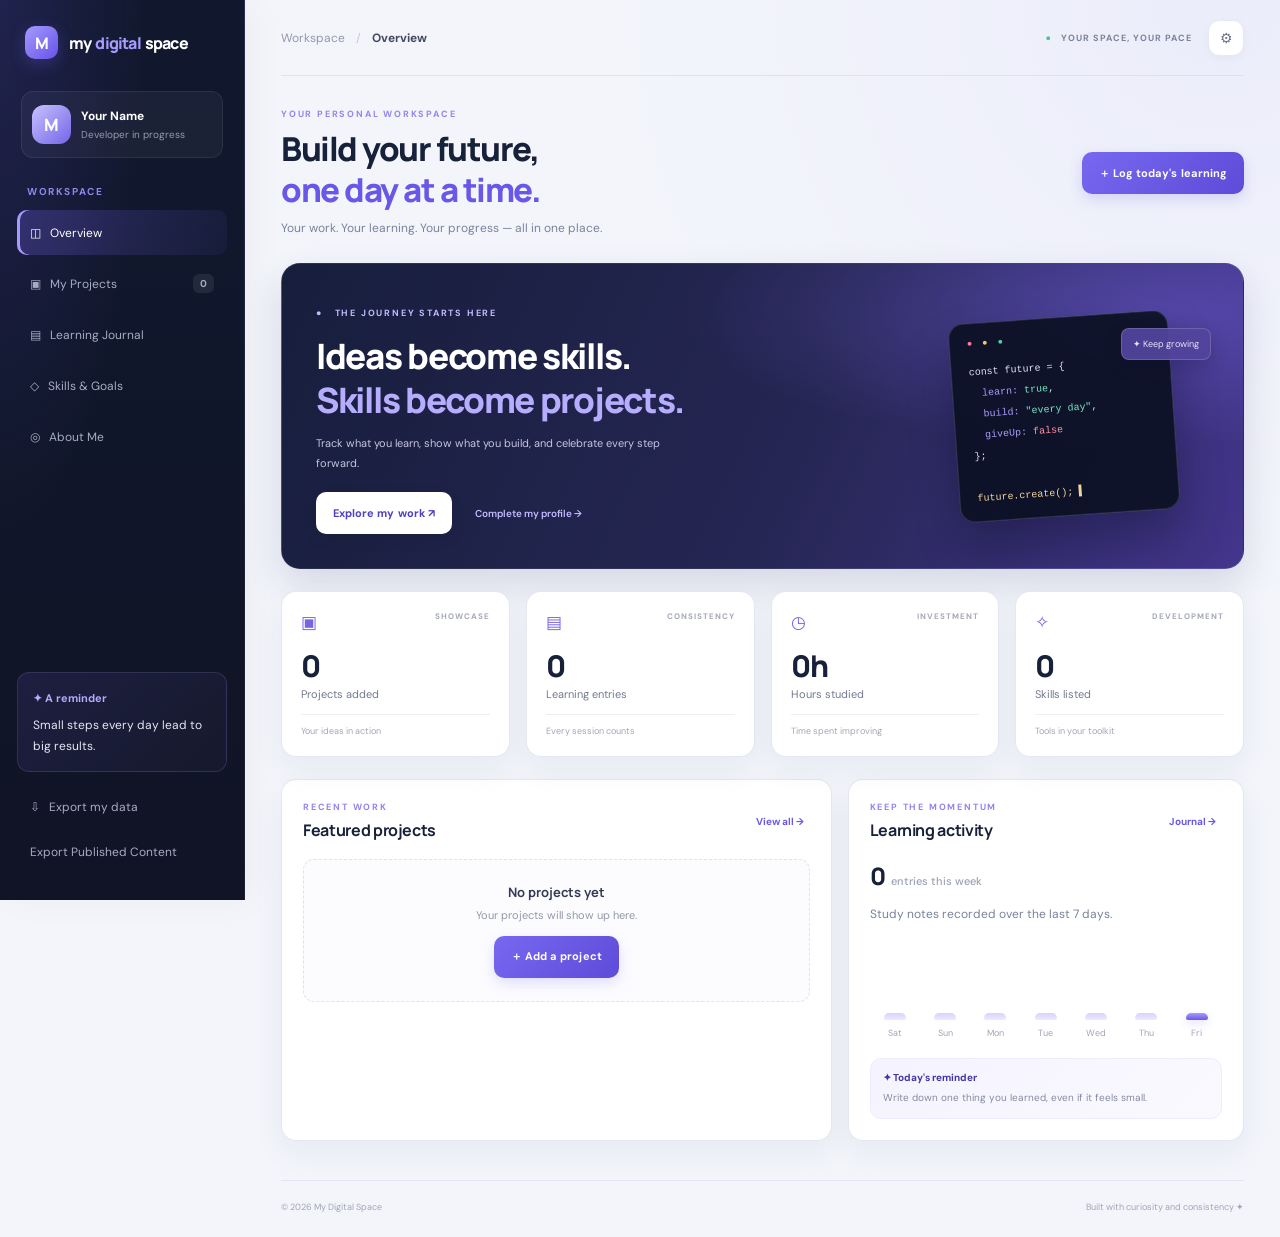
<file: index.html>
<!DOCTYPE html>
<html lang="en">
<head>
<meta charset="UTF-8"><meta name="viewport" content="width=device-width, initial-scale=1">
<meta name="theme-color" content="#11162a">
<title>My Digital Space | Portfolio & Learning Journal</title>
<link rel="stylesheet" href="css/style.css"><script src="js/app.js" defer></script>
</head>
<body>
<div class="shell">
<aside class="sidebar" id="sidebar">
  <a class="brand" href="#overview"><span class="brand-icon">M</span> my<span>digital</span>space</a>
  <div class="mini-profile"><div class="avatar" id="miniAvatar">M</div><div><b id="miniName">Your Name</b><small>Developer in progress</small></div></div>
  <p class="nav-label">WORKSPACE</p>
  <nav>
    <a class="nav-link active" href="#overview" data-page="overview">◫ &nbsp; Overview</a>
    <a class="nav-link" href="#projects" data-page="projects">▣ &nbsp; My Projects <b id="projectBadge">0</b></a>
    <a class="nav-link" href="#journal" data-page="journal">▤ &nbsp; Learning Journal</a>
    <a class="nav-link" href="#skills" data-page="skills">◇ &nbsp; Skills & Goals</a>
    <a class="nav-link" href="#about" data-page="about">◎ &nbsp; About Me</a>
  </nav>
  <div class="side-bottom"><div class="quote"><strong>✦ A reminder</strong><p>Small steps every day lead to big results.</p></div><button class="nav-link export" id="exportData">⇩ &nbsp; Export my data</button></div>
</aside>
<main class="main">
<header class="topbar"><button id="menuToggle" class="menu" aria-label="Toggle menu">☰</button><div class="crumb">Workspace <span>/</span> <b id="crumbPage">Overview</b></div><div class="top-right"><span>● &nbsp; YOUR SPACE, YOUR PACE</span><button class="settings" id="settingsBtn" aria-label="Edit profile">⚙</button></div></header>
<section class="page active" id="overview-page">
  <div class="welcome"><div><p class="eyebrow">YOUR PERSONAL WORKSPACE</p><h1>Build your future,<br><span id="welcomeName">one day at a time.</span></h1><p class="muted">Your work. Your learning. Your progress — all in one place.</p></div><button class="btn primary" data-go="journal">＋ Log today's learning</button></div>
  <div class="hero"><div class="hero-copy"><p class="hero-tag">● &nbsp; THE JOURNEY STARTS HERE</p><h2>Ideas become skills.<br><span>Skills become projects.</span></h2><p>Track what you learn, show what you build, and celebrate every step forward.</p><div class="hero-buttons"><button class="btn white" data-go="projects">Explore my work ↗</button><button class="link-btn" data-go="about">Complete my profile →</button></div></div><div class="code-art"><div class="code-window"><div class="dots">● <i>●</i> <em>●</em></div><code>const future = {<br>&nbsp; <span>learn:</span> <i>true</i>,<br>&nbsp; <span>build:</span> <i>"every day"</i>,<br>&nbsp; <span>giveUp:</span> <em>false</em><br>};<br><br><b>future.create(); ▍</b></code></div><div class="float-label">✦ Keep growing</div></div></div>
  <div class="stats"><article class="stat"><div class="stat-head">▣ <small>SHOWCASE</small></div><strong id="statProjects">0</strong><p>Projects added</p><footer>Your ideas in action</footer></article><article class="stat"><div class="stat-head">▤ <small>CONSISTENCY</small></div><strong id="statEntries">0</strong><p>Learning entries</p><footer>Every session counts</footer></article><article class="stat"><div class="stat-head">◷ <small>INVESTMENT</small></div><strong id="statHours">0h</strong><p>Hours studied</p><footer>Time spent improving</footer></article><article class="stat"><div class="stat-head">✧ <small>DEVELOPMENT</small></div><strong id="statSkills">0</strong><p>Skills listed</p><footer>Tools in your toolkit</footer></article></div>
  <div class="overview-grid"><section class="panel"><div class="panel-title"><div><p class="eyebrow">RECENT WORK</p><h3>Featured projects</h3></div><button class="small-link" data-go="projects">View all →</button></div><div id="featuredProjects"></div></section><section class="panel"><div class="panel-title"><div><p class="eyebrow">KEEP THE MOMENTUM</p><h3>Learning activity</h3></div><button class="small-link" data-go="journal">Journal →</button></div><h2 class="activity-number" id="activityCount">0 <small>entries this week</small></h2><p class="muted">Study notes recorded over the last 7 days.</p><div id="weekBars" class="week-bars"></div><div id="weekLabels" class="week-labels"></div><div class="tip"><b>✦ Today's reminder</b><p>Write down one thing you learned, even if it feels small.</p></div></section></div>
</section>
<section class="page" id="projects-page"><div class="page-heading"><div><p class="eyebrow">WHAT I'M CREATING</p><h1>My Projects<span>.</span></h1><p class="muted">A collection of things I've built, explored, and improved.</p></div><button class="btn primary" id="addProject">＋ Add a project</button></div><div class="filter-row"><span class="muted" id="projectSummary">Your work will appear here.</span><input id="projectSearch" class="search" type="search" placeholder="Search projects…"></div><div id="projectsGrid" class="projects-grid"></div></section>
<section class="page" id="journal-page"><div class="page-heading"><div><p class="eyebrow">LEARN · REFLECT · REPEAT</p><h1>Learning Journal<span>.</span></h1><p class="muted">Capture what you studied today and turn it into progress.</p></div><button class="btn primary" id="newEntry">＋ New entry</button></div><div class="journal-layout"><section class="panel" id="journalPanel"><div class="panel-title"><div><p class="eyebrow">DAILY REFLECTION</p><h3 id="journalTitle">What did you learn today?</h3></div></div><form id="journalForm"><label>Date</label><input id="entryDate" name="date" type="date" required><label>What did you study?</label><input name="topic" id="entryTopic" maxlength="100" placeholder="e.g. JavaScript functions" required><div class="form-row"><div><label>Study time (hours)</label><input name="duration" id="entryDuration" type="number" min="0" max="24" step=".25" value="1" required></div><div><label>How did it go?</label><select name="mood" id="entryMood"><option>Great</option><option selected>Good</option><option>Challenging</option><option>Need more practice</option></select></div></div><label>What did you learn?</label><textarea name="learned" id="entryLearned" rows="3" maxlength="2000" placeholder="Write the key ideas you understood…" required></textarea><label>What did you practise or build? <small>Optional</small></label><textarea name="practical" id="entryPractical" rows="2" maxlength="1000" placeholder="Describe your practical work…"></textarea><label>What will you do next? <small>Optional</small></label><input name="next" id="entryNext" maxlength="300" placeholder="e.g. Build a small project"><div class="form-buttons"><button class="btn primary" id="saveEntry" type="submit">Save learning entry</button><button class="btn quiet hidden" id="cancelEdit" type="button">Cancel</button></div></form></section><section><div class="panel-title history-title"><div><p class="eyebrow">YOUR JOURNEY</p><h3>Past entries</h3></div><span class="pill" id="entryCount">0 entries</span></div><div id="journalEntries" class="entry-list"></div></section></div></section>
<section class="page" id="skills-page"><div class="page-heading"><div><p class="eyebrow">TOOLS I'M LEARNING</p><h1>Skills & Goals<span>.</span></h1><p class="muted">Track the skills you're developing and what you want to achieve next.</p></div></div><div class="two-col"><section class="panel"><div class="panel-title"><div><p class="eyebrow">MY TOOLKIT</p><h3>Skills I'm building</h3></div></div><form id="skillForm" class="skill-form"><input id="skillName" maxlength="40" placeholder="Add a skill (e.g. HTML)" required><select id="skillLevel"><option>Learning</option><option>Practising</option><option>Confident</option></select><button class="btn primary">Add</button></form><div id="skillsList" class="skills-list"></div></section><section class="panel"><div class="panel-title"><div><p class="eyebrow">LOOKING AHEAD</p><h3>My current goal</h3></div></div><form id="goalForm"><label>What are you working towards?</label><textarea id="goalText" rows="3" maxlength="500" placeholder="e.g. Finish my portfolio and publish it online"></textarea><label>Target date <small>Optional</small></label><input id="goalDate" type="date"><button class="btn primary full">Save my goal</button></form><p id="goalSaved" class="success hidden">✦ Goal saved. Keep moving forward!</p></section></div><section class="panel goal-tip"><b>✦ Make progress visible.</b><p>Choose a small goal you can work on this week. Record your practice in the journal and update your skill level as you improve.</p></section></section>
<section class="page" id="about-page"><div class="page-heading"><div><p class="eyebrow">THE PERSON BEHIND THE PROJECTS</p><h1>About Me<span>.</span></h1><p class="muted">Tell visitors who you are, what you do, and what you want to build.</p></div></div><div class="two-col about-grid"><section class="panel"><div class="panel-title"><div><p class="eyebrow">YOUR PROFILE</p><h3>Make this space yours</h3></div></div><form id="profileForm"><label>Your name</label><input id="profileName" maxlength="70" placeholder="Enter your name" required><label>Your role or headline</label><input id="profileTitle" maxlength="100" placeholder="e.g. Aspiring Software Developer"><label>A little about you</label><textarea id="profileBio" rows="5" maxlength="1200" placeholder="What are you learning? What kind of problems do you want to solve?"></textarea><label>Location <small>Optional</small></label><input id="profileLocation" maxlength="80" placeholder="e.g. Lagos, Nigeria"><label>GitHub profile link <small>Optional</small></label><input id="profileGithub" type="url" placeholder="https://github.com/yourusername"><label>Contact email <small>Optional</small></label><input id="profileEmail" type="email" placeholder="you@example.com"><button class="btn primary">Save profile</button></form></section><section class="panel profile-preview"><div class="preview-banner"></div><div class="preview-content"><div class="avatar large" id="previewAvatar">M</div><p class="eyebrow">A LITTLE INTRODUCTION</p><h2 id="previewName">Your Name</h2><h4 id="previewTitle">Aspiring Software Developer</h4><p id="previewBio" class="muted">Your story will appear here. Add a short introduction to tell visitors what you're learning and building.</p><p id="previewLocation" class="muted"></p><a id="previewGithub" class="btn outline hidden" target="_blank" rel="noopener noreferrer">Visit GitHub ↗</a><div class="preview-stats"><div><b id="previewProjects">0</b><small>Projects</small></div><div><b id="previewEntries">0</b><small>Study notes</small></div><div><b id="previewSkills">0</b><small>Skills</small></div></div><p class="preview-note">Your portfolio is a work in progress — just like you.</p></div></section></div></section>
<footer class="footer"><span>© <span id="year"></span> My Digital Space</span><span>Built with curiosity and consistency ✦</span></footer>
</main></div>
<dialog id="projectDialog" class="dialog"><form id="projectForm" method="dialog"><div class="dialog-head"><div><p class="eyebrow">SHOW WHAT YOU CAN DO</p><h2 id="projectDialogTitle">Add a project</h2></div><button type="button" id="closeDialog" class="close" aria-label="Close">×</button></div><input id="projectId" type="hidden"><label>Project name</label><input id="projectName" maxlength="100" placeholder="e.g. Phantom Vanguard Tactics" required><label>Description</label><textarea id="projectDescription" rows="3" maxlength="1200" placeholder="What does it do? What did you learn?" required></textarea><label>Technologies <small>Separate with commas</small></label><input id="projectTech" maxlength="200" placeholder="HTML, CSS, JavaScript"><label>Live project link <small>Optional</small></label><input id="projectLink" type="url" placeholder="https://example.com"><label>GitHub repository <small>Optional</small></label><input id="projectGithub" type="url" placeholder="https://github.com/you/project"><div class="form-buttons right"><button type="button" class="btn quiet" id="cancelDialog">Cancel</button><button class="btn primary" type="submit">Save project</button></div></form></dialog>
<div id="toast" class="toast" role="status" aria-live="polite"></div>
</body></html>
</file>
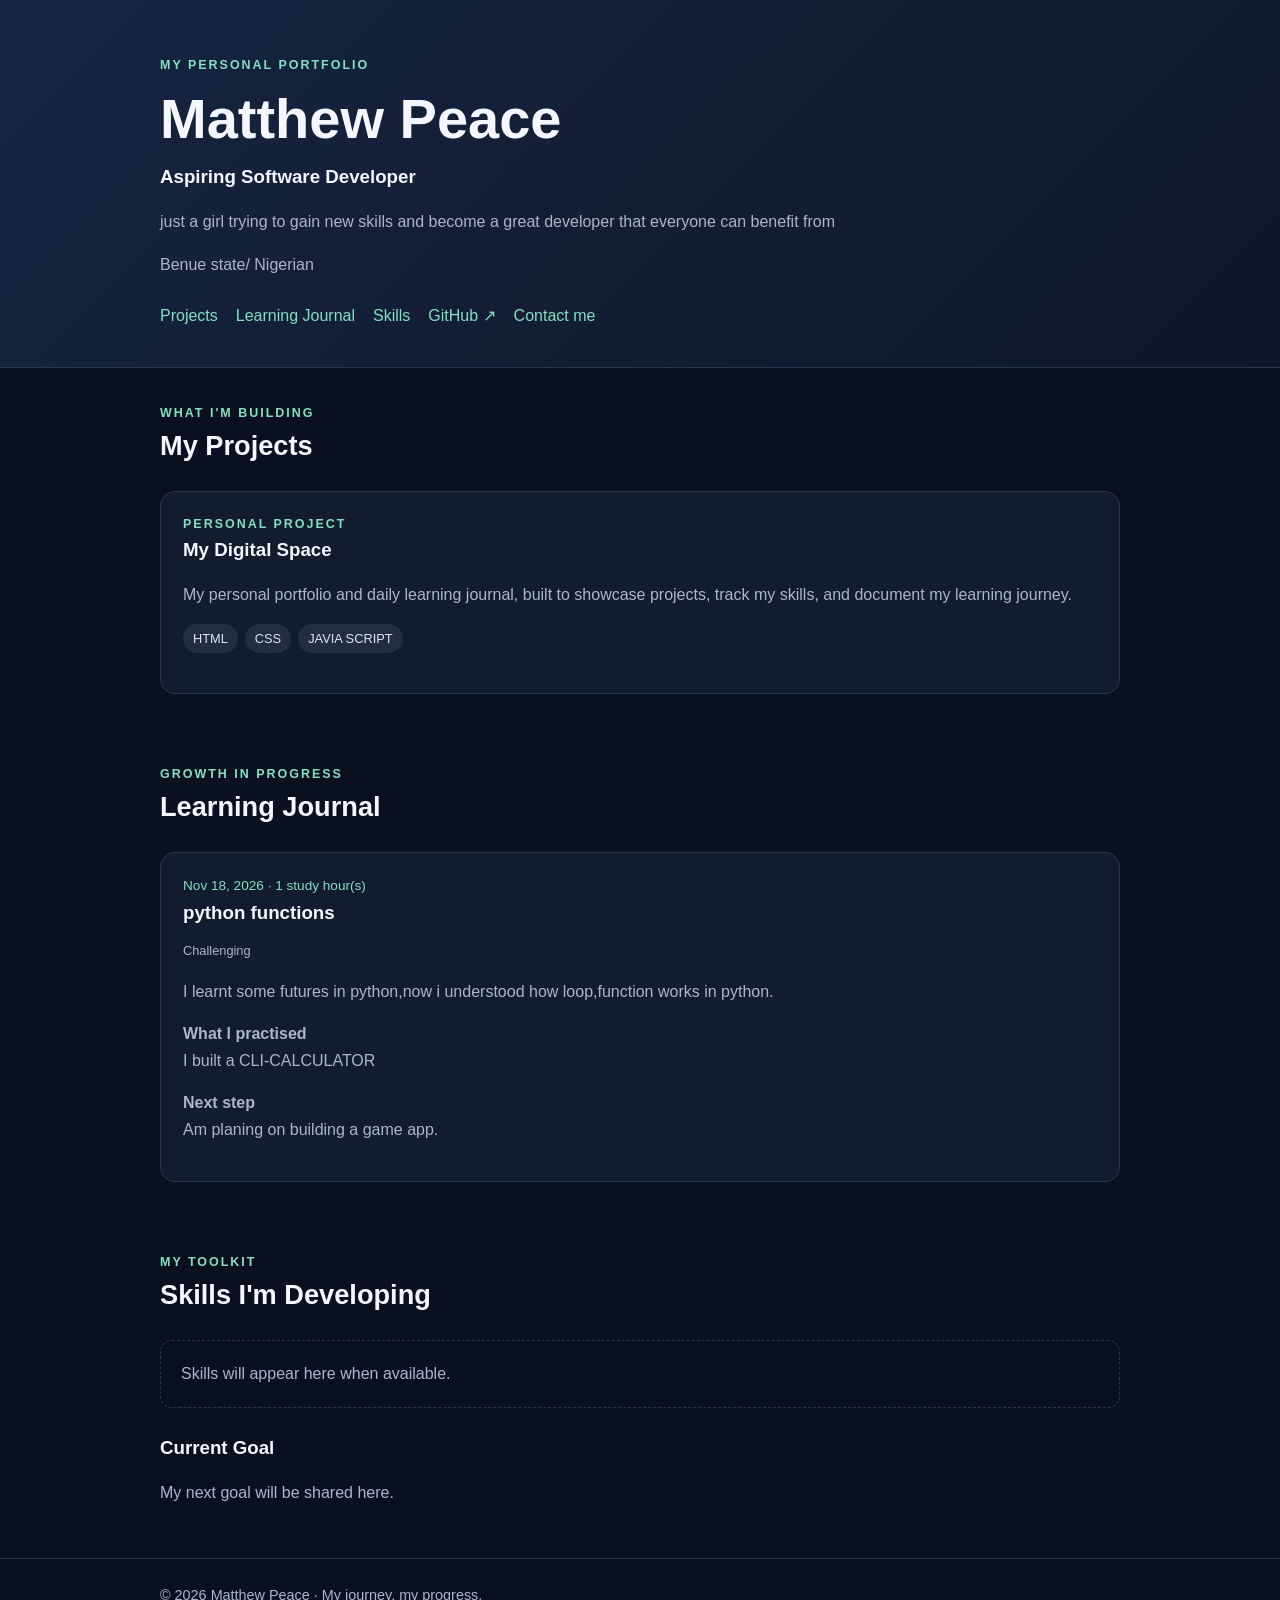
<file: visitor.html>
<!DOCTYPE html>
<html lang="en">
<head>
<meta charset="UTF-8">
<meta name="viewport" content="width=device-width, initial-scale=1.0">
<meta name="description" content="Explore my projects, software development journey, and learning journal.">
<title>My Digital Space | Portfolio</title>
<style>
:root{--bg:#0b1020;--panel:#131b2e;--line:#293550;--text:#f4f7ff;--muted:#aab6cc;--accent:#83e0c0}
*{box-sizing:border-box}
body{margin:0;background:var(--bg);color:var(--text);font-family:Arial,Helvetica,sans-serif;line-height:1.65}
header{padding:55px 20px 38px;background:linear-gradient(135deg,#162541,#101629);border-bottom:1px solid var(--line)}
.container{max-width:1000px;margin:auto;padding:0 20px}
.eyebrow{color:var(--accent);font-size:.78rem;letter-spacing:2px;font-weight:bold}
h1{font-size:clamp(2rem,6vw,3.5rem);line-height:1.12;margin:12px 0}
h2{margin-top:0;font-size:1.7rem}
h3{margin:0 0 8px}
p{color:var(--muted)}
nav{display:flex;gap:18px;flex-wrap:wrap;margin-top:25px}
a{color:var(--accent);text-decoration:none}
a:hover{text-decoration:underline}
section{padding:35px 0}
.grid{display:grid;grid-template-columns:repeat(auto-fit,minmax(260px,1fr));gap:18px}
.card{background:var(--panel);border:1px solid var(--line);border-radius:15px;padding:22px;overflow-wrap:anywhere}
.tags{display:flex;flex-wrap:wrap;gap:7px;margin:15px 0}
.tag{background:#202d43;color:#d9e6fa;border-radius:20px;padding:4px 10px;font-size:.8rem}
.links{display:flex;flex-wrap:wrap;gap:15px;margin-top:18px}
.entry-date{font-size:.85rem;color:var(--accent)}
.mood{font-size:.8rem;color:var(--muted)}
.empty{padding:20px;border:1px dashed var(--line);border-radius:12px;color:var(--muted)}
footer{border-top:1px solid var(--line);padding:25px 0;color:var(--muted);font-size:.9rem}
#status{font-size:.9rem;color:var(--muted)}
</style>
</head>
<body>
<header>
<div class="container">
<div class="eyebrow">MY PERSONAL PORTFOLIO</div>
<h1 id="name">My Digital Space</h1>
<h3 id="title">Aspiring Software Developer</h3>
<p id="bio">A space to share my projects, skills, and learning journey.</p>
<p id="location"></p>
<nav>
<a href="#projects">Projects</a>
<a href="#journal">Learning Journal</a>
<a href="#skills">Skills</a>
<a id="github" hidden target="_blank" rel="noopener noreferrer">GitHub ↗</a>
<a id="email" hidden>Contact me</a>
</nav>
</div>
</header>

<main class="container">
<section id="projects">
<div class="eyebrow">WHAT I'M BUILDING</div>
<h2>My Projects</h2>
<div id="projectsGrid" class="grid"><p id="projectStatus">Loading published projects…</p></div>
</section>

<section id="journal">
<div class="eyebrow">GROWTH IN PROGRESS</div>
<h2>Learning Journal</h2>
<div id="journalEntries" class="grid"><p>Loading published entries…</p></div>
</section>

<section id="skills">
<div class="eyebrow">MY TOOLKIT</div>
<h2>Skills I'm Developing</h2>
<div id="skillsList" class="grid"></div>
<h3 style="margin-top:25px">Current Goal</h3>
<p id="goal"></p>
</section>
</main>

<footer><div class="container">© <span id="year"></span> <span id="footerName">My Digital Space</span> · My journey, my progress.</div></footer>

<script>
(() => {
'use strict';
const $ = id => document.getElementById(id);
const esc = value => String(value ?? '').replace(/[&<>"']/g, c => ({
  '&':'&amp;','<':'&lt;','>':'&gt;','"':'&quot;',"'":'&#39;'
}[c]));
const safeURL = value => {
  try {
    const url = new URL(value);
    return ['https:', 'http:'].includes(url.protocol) ? url.href : '';
  } catch { return ''; }
};
const dateLabel = value => {
  if (!value) return '';
  const date = new Date(value + 'T12:00:00');
  return Number.isNaN(date.getTime()) ? value :
    date.toLocaleDateString(undefined, {year:'numeric',month:'short',day:'numeric'});
};
function empty(message) {
  return '<div class="empty">' + esc(message) + '</div>';
}
async function loadPublishedContent() {
  try {
    const response = await fetch('./published-content.json', {cache:'no-store'});
    if (!response.ok) throw new Error('Published content has not been uploaded yet.');
    const data = await response.json();
    const profile = data.profile || {};
    const name = profile.name || 'My Digital Space';

    $('name').textContent = name;
    $('footerName').textContent = name;
    $('title').textContent = profile.title || 'Aspiring Software Developer';
    $('bio').textContent = profile.bio || 'A space to share my projects and learning journey.';
    $('location').textContent = profile.location || '';

    const github = safeURL(profile.github);
    if (github) {
      $('github').href = github;
      $('github').hidden = false;
    }
    if (profile.email && /^[^\s@]+@[^\s@]+\.[^\s@]+$/.test(profile.email)) {
      $('email').href = 'mailto:' + profile.email;
      $('email').hidden = false;
    }

    const projects = Array.isArray(data.projects) ? data.projects : [];
    $('projectsGrid').innerHTML = projects.length ? projects.map(project => {
      const tags = String(project.tech || '').split(',').map(x => x.trim()).filter(Boolean);
      const live = safeURL(project.link);
      const repo = safeURL(project.github);
      return `<article class="card">
        <div class="eyebrow">PERSONAL PROJECT</div>
        <h3>${esc(project.name)}</h3>
        <p>${esc(project.description)}</p>
        <div class="tags">${tags.map(tag => `<span class="tag">${esc(tag)}</span>`).join('')}</div>
        <div class="links">
          ${live ? `<a href="${esc(live)}" target="_blank" rel="noopener noreferrer">Live project ↗</a>` : ''}
          ${repo ? `<a href="${esc(repo)}" target="_blank" rel="noopener noreferrer">GitHub ↗</a>` : ''}
        </div>
      </article>`;
    }).join('') : empty('No projects have been published yet.');

    const entries = Array.isArray(data.entries) ? data.entries.slice().sort((a,b) => (b.date || '').localeCompare(a.date || '')) : [];
    $('journalEntries').innerHTML = entries.length ? entries.map(entry => `
      <article class="card">
        <div class="entry-date">${esc(dateLabel(entry.date))} · ${Number(entry.duration) || 0} study hour(s)</div>
        <h3>${esc(entry.topic)}</h3>
        <span class="mood">${esc(entry.mood || 'Good')}</span>
        <p>${esc(entry.learned)}</p>
        ${entry.practical ? `<p><strong>What I practised</strong><br>${esc(entry.practical)}</p>` : ''}
        ${entry.next ? `<p><strong>Next step</strong><br>${esc(entry.next)}</p>` : ''}
      </article>`).join('') : empty('No learning journal entries have been published yet.');

    const skills = Array.isArray(data.skills) ? data.skills : [];
    $('skillsList').innerHTML = skills.length ? skills.map(skill =>
      `<article class="card"><h3>${esc(skill.name)}</h3><p>${esc(skill.level || 'Learning')}</p></article>`
    ).join('') : empty('Skills will appear here when available.');

    const goal = data.goal || {};
    $('goal').textContent = goal.text || 'My next goal will be shared here.';
    if (goal.date) $('goal').textContent += ' Target date: ' + dateLabel(goal.date);
    $('year').textContent = new Date().getFullYear();
  } catch (error) {
    $('projectsGrid').innerHTML = empty('Published content is not available yet. Export your published content from the dashboard and upload published-content.json to the same GitHub repository as this page.');
    $('journalEntries').innerHTML = empty('Your published learning entries will appear here after the content file is uploaded.');
    $('skillsList').innerHTML = '';
    $('goal').textContent = '';
    $('year').textContent = new Date().getFullYear();
  }
}
loadPublishedContent();
})();
</script>
</body>
</html>
</file>
<file: css/style.css>
@import url('https://fonts.googleapis.com/css2?family=DM+Sans:wght@400;500;600;700&family=Manrope:wght@400;500;600;700;800&display=swap');
:root{--bg:#f5f6fb;--ink:#19213b;--muted:#858ba0;--line:#e9ebf3;--purple:#6d5ce8;--nav:#11162a;--shadow:0 10px 35px #20274b0b}*{box-sizing:border-box}body{margin:0;background:var(--bg);color:var(--ink);font:14px 'DM Sans',sans-serif}button,input,textarea,select{font:inherit}button{cursor:pointer}a{text-decoration:none}.shell{min-height:100vh}.sidebar{position:fixed;inset:0 auto 0 0;width:245px;background:var(--nav);color:white;padding:26px 17px;display:flex;flex-direction:column;z-index:10}.brand{display:flex;align-items:center;gap:4px;padding:0 8px;color:white;font:800 16px Manrope,sans-serif;letter-spacing:-.5px}.brand span:not(.brand-icon){color:#a69aff}.brand-icon{display:grid;place-items:center;width:33px;height:33px;margin-right:7px;border-radius:10px;background:linear-gradient(135deg,#9283ff,#5945d5)}.mini-profile{display:flex;align-items:center;gap:10px;margin:32px 4px 27px;padding:13px 10px;background:#ffffff0b;border:1px solid #ffffff12;border-radius:12px;min-width:0}.avatar{width:39px;height:39px;display:grid;place-items:center;flex-shrink:0;border-radius:12px;background:linear-gradient(135deg,#c8c1ff,#7465e7);color:white;font:800 17px Manrope}.mini-profile b,.mini-profile small{display:block;max-width:135px;overflow:hidden;text-overflow:ellipsis;white-space:nowrap}.mini-profile b{font-size:12px}.mini-profile small{margin-top:4px;color:#9299b2;font-size:10px}.nav-label,.eyebrow{font-size:10px;letter-spacing:1.6px;font-weight:700;color:#9286ec;margin:0 10px 12px}.sidebar nav{display:grid;gap:6px}.nav-link{display:flex;align-items:center;gap:7px;min-height:43px;padding:0 13px;border:0;border-radius:9px;background:transparent;color:#a6adc3;font-size:12px;text-align:left}.nav-link:hover,.nav-link.active{background:#7665e822;color:white}.nav-link.active{box-shadow:inset 3px 0 #8b7cff}.nav-link b{margin-left:auto;background:#ffffff14;border-radius:6px;padding:3px 7px;font-size:10px}.side-bottom{margin-top:auto}.quote{padding:15px;border:1px solid #ffffff14;border-radius:12px;background:#ffffff08;margin-bottom:12px}.quote strong{font-size:11px;color:#b4aaff}.quote p{font-size:12px;line-height:1.7;color:#e5e7f4;margin:9px 0 0}.export{width:100%}.main{margin-left:245px;padding:0 36px;max-width:1800px}.topbar{height:72px;border-bottom:1px solid var(--line);display:flex;align-items:center;justify-content:space-between;gap:12px}.crumb{font-size:11px;color:#9298aa}.crumb span{padding:0 8px;color:#c5c8d3}.crumb b{color:#424a62}.top-right{display:flex;align-items:center;gap:16px}.top-right>span{font-size:9px;letter-spacing:1px;font-weight:700;color:#7c8298}.top-right>span:first-letter{color:#43c594}.settings,.menu{width:36px;height:36px;border:1px solid var(--line);border-radius:9px;background:white;color:#6b728a}.menu{display:none}.page{display:none;padding:32px 0 25px}.page.active{display:block;animation:appear .2s ease}@keyframes appear{from{opacity:.4;transform:translateY(4px)}to{opacity:1;transform:none}}.welcome,.page-heading{display:flex;justify-content:space-between;align-items:center;gap:18px;margin-bottom:25px}.welcome .eyebrow,.page-heading .eyebrow{margin:0 0 9px}.welcome h1,.page-heading h1{font:800 clamp(25px,2.7vw,33px)/1.3 Manrope,sans-serif;letter-spacing:-1.2px;margin:0}.welcome h1 span{color:var(--purple)}.page-heading h1 span{color:var(--purple)}.muted{color:var(--muted);font-size:12px;line-height:1.7}.welcome .muted,.page-heading .muted{margin:7px 0 0}.btn{display:inline-flex;align-items:center;justify-content:center;gap:8px;min-height:40px;padding:0 15px;border:0;border-radius:9px;font-size:11px;font-weight:700;transition:.2s}.btn:hover{transform:translateY(-1px)}.primary{background:var(--purple);color:white;box-shadow:0 5px 13px #6d5ce826}.primary:hover{background:#5544cf}.white{background:white;color:#4f40bf}.quiet{background:#f0f1f8;color:#697089}.outline{background:white;border:1px solid #ded9ff;color:var(--purple)}.hero{position:relative;overflow:hidden;min-height:245px;border-radius:16px;padding:30px 32px;background:linear-gradient(112deg,#1b2041,#2c275f 58%,#45378d);color:white;display:flex;align-items:center;justify-content:space-between}.hero-copy{position:relative;z-index:2;max-width:500px}.hero-tag{font-size:9px;letter-spacing:1.5px;color:#c1bbff;font-weight:700}.hero h2{font:800 clamp(26px,3vw,35px)/1.25 Manrope,sans-serif;letter-spacing:-1px;margin:16px 0 10px}.hero h2 span{color:#aaa0ff}.hero-copy>p:not(.hero-tag){font-size:11px;line-height:1.8;color:#c4c5df;max-width:360px}.hero-buttons{display:flex;align-items:center;gap:17px;margin-top:19px}.link-btn{background:none;border:0;color:#c3baff;font-size:10px;font-weight:600}.code-art{position:relative;width:290px;height:205px;display:grid;place-items:center;flex-shrink:0}.code-window{width:220px;padding:13px 17px;background:#10152a;border:1px solid #ffffff24;border-radius:12px;box-shadow:0 18px 35px #090b1b66;transform:rotate(-4deg)}.dots{font-size:9px;color:#fc7d9c;letter-spacing:4px;margin-bottom:12px}.dots i{color:#f6c66e;font-style:normal}.dots em{color:#4bd2a2;font-style:normal}.code-window code{font:10px/1.9 monospace;color:#e1dfff}.code-window code span{color:#a99dff}.code-window code i{color:#7be4c0;font-style:normal}.code-window code em{color:#ff91aa;font-style:normal}.code-window code b{color:#f0d69a;font-weight:400}.float-label{position:absolute;right:-2px;top:14px;padding:9px 11px;background:#343066;border:1px solid #ffffff24;border-radius:8px;font-size:9px;color:#e7e3ff}.stats{display:grid;grid-template-columns:repeat(4,minmax(0,1fr));gap:14px;margin:19px 0}.stat,.panel{background:white;border:1px solid #eceef5;border-radius:13px;box-shadow:var(--shadow)}.stat{padding:16px 17px 13px;min-width:0}.stat-head{color:#7867e8;font-size:17px}.stat-head small{float:right;color:#a4a8b8;font-size:8px;letter-spacing:1px;font-weight:700}.stat>strong{display:block;font:800 27px Manrope,sans-serif;margin:12px 0 1px}.stat>p{font-size:11px;color:#737a91;margin:0}.stat footer{border-top:1px solid #f0f1f6;margin-top:13px;padding-top:10px;color:#a2a6b6;font-size:9px}.overview-grid{display:grid;grid-template-columns:minmax(0,1.25fr) minmax(270px,.9fr);gap:16px}.panel{padding:21px;min-width:0}.panel-title{display:flex;align-items:center;justify-content:space-between;gap:12px;margin-bottom:18px}.panel-title .eyebrow{margin:0 0 6px}.panel-title h3{font:700 16px Manrope,sans-serif;margin:0}.small-link{border:0;background:none;color:var(--purple);font-size:10px;font-weight:700}.empty{padding:23px 15px;border:1px dashed #dfe1ed;border-radius:11px;text-align:center;color:#9297aa;font-size:11px;line-height:1.8}.empty strong{display:block;color:#343b55;font:700 13px Manrope,sans-serif;margin-bottom:5px}.empty .btn{margin-top:10px}.project-row{display:flex;align-items:center;gap:12px;padding:11px;border:1px solid #f0f1f7;border-radius:10px;margin-top:9px}.project-symbol{width:40px;height:40px;display:grid;place-items:center;flex-shrink:0;border-radius:10px;background:#efedff;color:#7362e7;font-weight:700;font-size:17px}.project-row:nth-child(3n+2) .project-symbol{background:#e8f6ff;color:#419bca}.project-row:nth-child(3n) .project-symbol{background:#e8f8f0;color:#32a779}.project-row-main{min-width:0;flex:1}.project-row-main b{font-size:11px;display:block;white-space:nowrap;overflow:hidden;text-overflow:ellipsis}.project-row-main p{font-size:10px;color:#9297aa;margin:5px 0 0;white-space:nowrap;overflow:hidden;text-overflow:ellipsis}.activity-number{font:800 24px Manrope,sans-serif;margin:3px 0}.activity-number small{font:500 11px 'DM Sans',sans-serif;color:#9da1b2}.week-bars{height:78px;display:grid;grid-template-columns:repeat(7,1fr);gap:10px;align-items:end;padding:0 5px;margin-top:17px}.bar-wrap{height:100%;display:flex;align-items:center;justify-content:end;flex-direction:column}.bar{width:100%;max-width:22px;min-height:5px;border-radius:5px 5px 2px 2px;background:#dcd7ff}.bar.today{background:var(--purple)}.week-labels{display:grid;grid-template-columns:repeat(7,1fr);text-align:center;color:#a0a5b6;font-size:9px;margin-top:7px}.tip{background:#f8f7ff;border-radius:9px;padding:12px;margin-top:19px;font-size:10px;color:#555d78}.tip b{color:#4236a5}.tip p{color:#858ba0;line-height:1.7;margin:5px 0 0}.footer{display:flex;justify-content:space-between;gap:12px;padding:20px 0 24px;color:#a1a5b4;font-size:9px}.page-heading{align-items:center}.page-heading h1{font-size:31px}.filter-row{display:flex;align-items:center;justify-content:space-between;gap:14px;margin:8px 0 17px}.filter-row>.muted{margin:0}.search{width:min(280px,100%)}.projects-grid{display:grid;grid-template-columns:repeat(2,minmax(0,1fr));gap:15px}.project-card{overflow:hidden;background:white;border:1px solid var(--line);border-radius:13px;box-shadow:var(--shadow);display:flex;flex-direction:column}.project-cover{height:100px;padding:20px;display:flex;align-items:center;justify-content:space-between;background:linear-gradient(120deg,#e9e6ff,#f4f2ff);color:#6251d0}.project-card:nth-child(3n+2) .project-cover{background:linear-gradient(120deg,#dff4ff,#effaff);color:#3986b9}.project-card:nth-child(3n) .project-cover{background:linear-gradient(120deg,#def7eb,#f0fcf6);color:#29986e}.project-cover span:first-child{font-size:9px;font-weight:700;letter-spacing:1.2px}.project-cover span:last-child{font:800 30px Manrope}.project-body{padding:16px;display:flex;flex-direction:column;flex:1}.project-body h3{font:700 15px Manrope;margin:0}.project-description{font-size:11px;color:#858ba0;line-height:1.7;margin:10px 0 13px;white-space:pre-wrap;overflow-wrap:anywhere}.tags{display:flex;gap:6px;flex-wrap:wrap;margin-top:auto}.tag{background:#f2f1ff;color:#7162d6;border-radius:5px;padding:5px 7px;font-size:9px}.project-links{display:flex;gap:12px;flex-wrap:wrap;border-top:1px solid #f0f1f6;margin-top:15px;padding-top:12px}.project-links a,.project-links button{color:#6b5bdd;font-size:10px;font-weight:700;border:0;background:none;padding:0}.project-links .danger{color:#d66a79}.journal-layout{display:grid;grid-template-columns:minmax(290px,.92fr) minmax(0,1.08fr);gap:18px;align-items:start}label{display:block;font-size:10px;font-weight:700;color:#525a73;margin:14px 0 7px}label small{font-size:9px;color:#a2a6b5;font-weight:400;margin-left:4px}input,textarea,select{width:100%;border:1px solid #e5e7f0;border-radius:8px;background:white;color:#303750;padding:11px 12px;font-size:11px;transition:.2s}input::placeholder,textarea::placeholder{color:#b1b5c4}textarea{resize:vertical;line-height:1.6}input:focus,textarea:focus,select:focus{outline:none;border-color:#a49afa;box-shadow:0 0 0 3px #7968e91a}.form-row{display:grid;grid-template-columns:1fr 1fr;gap:10px}.form-buttons{display:flex;gap:9px;margin-top:18px}.form-buttons .btn{flex:1}.right{justify-content:flex-end}.hidden{display:none!important}.history-title{margin:4px 0 15px}.pill{padding:6px 9px;background:#eeebff;color:#6e5bdd;border-radius:7px;font-size:9px;font-weight:700}.entry-list{display:grid;gap:11px}.entry-card{background:white;border:1px solid var(--line);border-radius:12px;padding:16px;box-shadow:var(--shadow)}.entry-top{display:flex;justify-content:space-between;gap:8px;font-size:9px;color:#8d92a5}.mood{color:#3ca77e;background:#e8f8f0;border-radius:5px;padding:5px 7px}.entry-card h4{font:700 14px Manrope;margin:9px 0}.entry-text,.entry-extra{font-size:11px;line-height:1.75;color:#7e8499;white-space:pre-wrap;overflow-wrap:anywhere}.entry-extra{border-top:1px solid #f0f1f6;margin-top:10px;padding-top:9px}.entry-extra b{display:block;color:#4e5670;margin-bottom:3px}.entry-bottom{display:flex;justify-content:space-between;gap:10px;margin-top:13px;padding-top:10px;border-top:1px solid #f0f1f6;color:#a0a4b3;font-size:9px}.entry-actions{display:flex;gap:11px}.entry-actions button{border:0;background:none;color:#7060d7;font-size:9px;font-weight:700;padding:0}.entry-actions .delete{color:#d36b7b}.two-col{display:grid;grid-template-columns:minmax(0,1.2fr) minmax(270px,.8fr);gap:17px;align-items:start}.skill-form{display:grid;grid-template-columns:minmax(0,1fr) 120px auto;gap:8px;align-items:center}.skill-form .btn{min-height:38px}.skills-list{display:grid;gap:9px;margin-top:18px}.skill-row{display:flex;align-items:center;gap:11px;padding:11px;border:1px solid #f0f1f7;border-radius:10px}.gem{width:35px;height:35px;display:grid;place-items:center;background:#f0edff;border-radius:9px;color:#7462e5}.skill-main{flex:1;min-width:0}.skill-main b{display:block;font-size:11px}.skill-main small{display:block;color:#9a9fb0;font-size:9px;margin-top:4px}.skill-level{max-width:120px;padding:7px}.remove-skill{border:0;background:none;color:#c1a0a9;font-size:18px}.full{width:100%;margin-top:16px}.success{font-size:10px;color:#2f9c70;margin-top:12px}.goal-tip{margin-top:17px;background:#faf9ff;font-size:11px}.goal-tip b{font:700 12px Manrope}.goal-tip p{color:#858ba0;line-height:1.7;margin:6px 0 0}.about-grid{grid-template-columns:minmax(0,1fr) minmax(280px,.85fr)}.profile-preview{padding:0;overflow:hidden}.preview-banner{height:90px;background:linear-gradient(120deg,#25224e,#7464dd)}.preview-content{padding:0 22px 22px}.large{width:62px;height:62px;border:4px solid white;border-radius:18px;margin-top:-31px;position:relative;font-size:23px}.preview-content .eyebrow{margin:19px 0 7px}.preview-content h2{font:800 23px Manrope;margin:0}.preview-content h4{font-size:11px;color:#7665dc;margin:7px 0}.preview-content>.muted{font-size:11px}.preview-stats{display:grid;grid-template-columns:repeat(3,1fr);text-align:center;border-top:1px solid #eff0f6;margin-top:20px;padding-top:17px}.preview-stats div+div{border-left:1px solid #eff0f6}.preview-stats b,.preview-stats small{display:block}.preview-stats b{font:800 19px Manrope}.preview-stats small{font-size:9px;color:#9297a8;margin-top:4px}.preview-note{text-align:center;font-size:9px;color:#a1a5b4;margin:19px 0 0}.dialog{width:min(520px,calc(100% - 28px));max-height:90vh;overflow:auto;border:1px solid var(--line);border-radius:15px;padding:24px;background:white;color:var(--ink);box-shadow:0 25px 90px #11162c35}.dialog::backdrop{background:#11162c8c;backdrop-filter:blur(3px)}.dialog-head{display:flex;align-items:center;justify-content:space-between;margin-bottom:18px}.dialog-head .eyebrow{margin:0 0 7px}.dialog-head h2{font:800 22px Manrope;margin:0}.close{width:33px;height:33px;border:1px solid var(--line);border-radius:8px;background:white;color:#7b8194;font-size:22px}.toast{position:fixed;right:22px;bottom:22px;z-index:30;max-width:calc(100vw - 32px);background:#171d35;color:white;padding:13px 17px;border-radius:10px;box-shadow:0 10px 30px #15182c33;font-size:11px;opacity:0;transform:translateY(10px);pointer-events:none;transition:.25s}.toast.show{opacity:1;transform:none}
@media(max-width:1100px){.main{padding:0 24px}.sidebar{width:220px}.main{margin-left:220px}.stats{grid-template-columns:repeat(2,minmax(0,1fr))}.overview-grid{grid-template-columns:1fr}.journal-layout{grid-template-columns:1fr}}@media(max-width:760px){.sidebar{transform:translateX(-100%);transition:transform .25s;box-shadow:15px 0 40px #11162a25}.sidebar.open{transform:translateX(0)}.main{margin-left:0;padding:0 16px}.topbar{height:63px}.menu{display:block}.crumb{margin-right:auto}.top-right>span{display:none}.page{padding-top:23px}.welcome,.page-heading{align-items:flex-start;flex-direction:column}.welcome h1,.page-heading h1{font-size:27px}.hero{padding:25px 22px;min-height:0}.code-art{display:none}.hero h2{font-size:28px}.stats{gap:9px}.stat{padding:13px}.stat>strong{font-size:24px}.panel{padding:16px}.projects-grid{grid-template-columns:1fr}.two-col{grid-template-columns:1fr}.filter-row{align-items:stretch;flex-direction:column}.search{width:100%}.skill-form{grid-template-columns:1fr 105px}.skill-form .btn{grid-column:1/-1}.footer{flex-direction:column;gap:7px}.about-grid .profile-preview{order:0}.about-grid>section:first-child{order:1}}@media(max-width:390px){.main{padding:0 11px}.top-right{display:none}.form-row{grid-template-columns:1fr}.hero-buttons{flex-wrap:wrap}.stat-head small{font-size:7px}.stat{padding:11px}}

/* ==========================================
   MY DIGITAL SPACE — VISUAL UPGRADE
   Version 2.0
   ========================================== */

:root {
  --bg: #f3f5fb;
  --ink: #17213a;
  --muted: #78839b;
  --line: #e5e9f3;
  --purple: #6958e8;
  --nav: #101629;
  --shadow: 0 12px 32px rgba(25, 35, 70, 0.055);
}

/* Global polish */
html {
  scroll-behavior: smooth;
}

body {
  background:
    radial-gradient(ellipse at 95% 0%, rgba(112, 96, 232, 0.055), transparent 35%),
    var(--bg);
  color: var(--ink);
  -webkit-font-smoothing: antialiased;
}

button,
input,
textarea,
select {
  transition:
    border-color 0.2s ease,
    box-shadow 0.2s ease,
    background-color 0.2s ease,
    transform 0.2s ease;
}

button:focus-visible,
a:focus-visible,
input:focus-visible,
textarea:focus-visible,
select:focus-visible {
  outline: 3px solid rgba(105, 88, 232, 0.35);
  outline-offset: 3px;
}

/* Sidebar */
.sidebar {
  background:
    radial-gradient(ellipse at 0% 0%, rgba(105, 88, 232, 0.17), transparent 42%),
    linear-gradient(180deg, #11182e 0%, #101426 100%);
  border-right: 1px solid rgba(255, 255, 255, 0.055);
  box-shadow: 8px 0 35px rgba(16, 22, 41, 0.035);
}

.brand {
  font-size: 16px;
  letter-spacing: -0.8px;
}

.brand-icon {
  background: linear-gradient(135deg, #a69aff, #6653e7);
  box-shadow: 0 5px 16px rgba(105, 88, 232, 0.3);
}

.mini-profile {
  background: rgba(255, 255, 255, 0.045);
  border-color: rgba(255, 255, 255, 0.075);
}

.nav-link {
  min-height: 45px;
  border-radius: 10px;
  transition: background 0.2s ease, color 0.2s ease, transform 0.2s ease;
}

.sidebar nav .nav-link:hover {
  background: rgba(255, 255, 255, 0.065);
  color: white;
  transform: translateX(2px);
}

.sidebar nav .nav-link.active {
  background: linear-gradient(100deg, rgba(119, 101, 241, 0.27), rgba(119, 101, 241, 0.07));
  box-shadow: inset 3px 0 #a69aff;
  color: white;
}

.quote {
  background: linear-gradient(135deg, rgba(117, 99, 233, 0.13), rgba(255, 255, 255, 0.025));
  border-color: rgba(174, 162, 255, 0.16);
}

/* Header */
.topbar {
  height: 76px;
  border-color: rgba(220, 225, 239, 0.9);
}

.crumb {
  font-size: 12px;
}

.settings,
.menu {
  border-radius: 11px;
  box-shadow: 0 3px 10px rgba(25, 35, 70, 0.035);
}

.settings:hover,
.menu:hover {
  background: #f3f1ff;
  border-color: #d9d3ff;
  color: var(--purple);
}

/* Headings and text */
.welcome h1,
.page-heading h1 {
  letter-spacing: -1.5px;
  line-height: 1.24;
}

.welcome h1 span,
.page-heading h1 span {
  color: var(--purple);
}

.eyebrow {
  letter-spacing: 1.8px;
  font-size: 9px;
}

/* Buttons */
.btn {
  min-height: 42px;
  padding: 0 17px;
  border-radius: 10px;
  letter-spacing: 0.05px;
}

.primary {
  background: linear-gradient(135deg, #7868f0, #5e4bd8);
  box-shadow: 0 5px 14px rgba(105, 88, 232, 0.2);
}

.primary:hover {
  background: linear-gradient(135deg, #6958e8, #4f3bc7);
  box-shadow: 0 8px 20px rgba(105, 88, 232, 0.27);
  transform: translateY(-2px);
}

.white {
  border-radius: 10px;
  box-shadow: 0 5px 15px rgba(0, 0, 0, 0.08);
}

.white:hover {
  background: #f2f0ff;
  transform: translateY(-2px);
}

.link-btn,
.small-link {
  transition: color 0.2s ease;
}

.link-btn:hover,
.small-link:hover {
  color: #a99fff;
}

/* Main hero */
.hero {
  min-height: 260px;
  padding: 34px;
  border: 1px solid rgba(255, 255, 255, 0.08);
  border-radius: 19px;
  background:
    radial-gradient(ellipse at 90% 15%, rgba(135, 112, 255, 0.35), transparent 38%),
    linear-gradient(115deg, #171e3c 0%, #252653 54%, #43358c 100%);
  box-shadow: 0 16px 36px rgba(36, 32, 91, 0.14);
}

.hero-tag {
  letter-spacing: 1.8px;
}

.hero h2 {
  letter-spacing: -1.3px;
}

.hero h2 span {
  color: #b7adff;
}

.code-window {
  background: rgba(12, 17, 37, 0.94);
  border-color: rgba(255, 255, 255, 0.13);
  border-radius: 15px;
  box-shadow: 0 24px 45px rgba(4, 7, 23, 0.28);
}

.float-label {
  background: rgba(82, 69, 157, 0.94);
  border-color: rgba(255, 255, 255, 0.16);
  box-shadow: 0 7px 18px rgba(5, 6, 22, 0.16);
}

/* Dashboard statistics */
.stats {
  gap: 16px;
  margin: 22px 0;
}

.stat {
  position: relative;
  overflow: hidden;
  padding: 19px;
  border: 1px solid rgba(226, 230, 241, 0.9);
  border-radius: 15px;
  box-shadow: var(--shadow);
  transition: transform 0.22s ease, box-shadow 0.22s ease, border-color 0.22s ease;
}

.stat::before {
  content: "";
  position: absolute;
  top: 0;
  left: 0;
  right: 0;
  height: 3px;
  background: linear-gradient(90deg, #7665ed, #b2a7ff);
  opacity: 0;
  transition: opacity 0.2s ease;
}

.stat:hover {
  transform: translateY(-4px);
  border-color: #ded9ff;
  box-shadow: 0 16px 35px rgba(41, 42, 91, 0.09);
}

.stat:hover::before {
  opacity: 1;
}

.stat-head {
  color: #7564e8;
}

.stat > strong {
  font-size: 30px;
  letter-spacing: -1px;
}

.stat footer {
  border-color: #eceef6;
}

/* Content panels */
.panel {
  border: 1px solid rgba(226, 230, 241, 0.95);
  border-radius: 15px;
  box-shadow: var(--shadow);
  transition: box-shadow 0.2s ease;
}

.panel-title h3 {
  letter-spacing: -0.35px;
}

.empty {
  background: #fcfcff;
  border-color: #dfe2f0;
}

.project-row {
  padding: 13px;
  border-color: #eceef6;
  border-radius: 12px;
  transition: background 0.2s ease, border-color 0.2s ease, transform 0.2s ease;
}

.project-row:hover {
  background: #faf9ff;
  border-color: #e0dbff;
  transform: translateY(-2px);
}

.project-symbol {
  border-radius: 12px;
}

/* Weekly activity chart */
.bar {
  background: linear-gradient(180deg, #d8d2ff, #ece9ff);
  transition: height 0.3s ease, background 0.2s ease;
}

.bar.today {
  background: linear-gradient(180deg, #a79aff, #6958e8);
  box-shadow: 0 3px 10px rgba(105, 88, 232, 0.2);
}

.tip {
  background: linear-gradient(135deg, #f5f3ff, #faf9ff);
  border: 1px solid #eeebff;
  border-radius: 11px;
}

/* Project cards */
.projects-grid {
  gap: 19px;
}

.project-card {
  border-color: #e6e9f3;
  border-radius: 15px;
  box-shadow: var(--shadow);
  transition: transform 0.23s ease, box-shadow 0.23s ease, border-color 0.23s ease;
}

.project-card:hover {
  transform: translateY(-4px);
  border-color: #dcd6ff;
  box-shadow: 0 18px 38px rgba(34, 37, 83, 0.1);
}

.project-cover {
  height: 115px;
  position: relative;
  overflow: hidden;
}

.project-cover::after {
  content: "";
  position: absolute;
  width: 140px;
  height: 140px;
  right: 24px;
  top: -78px;
  border: 1px solid currentColor;
  border-radius: 50%;
  opacity: 0.12;
  box-shadow: 0 0 0 18px rgba(255, 255, 255, 0.12),
              0 0 0 38px rgba(255, 255, 255, 0.08);
  pointer-events: none;
}

.project-cover span:last-child {
  font-size: 34px;
}

.project-body {
  padding: 19px;
}

.project-body h3 {
  letter-spacing: -0.3px;
}

.tag {
  border: 1px solid #e8e4ff;
  background: #f4f2ff;
  color: #6251ce;
  border-radius: 6px;
}

.project-links {
  border-color: #eceef6;
}

/* Journal cards */
.entry-card {
  border-radius: 14px;
  border-color: #e7eaf3;
  box-shadow: 0 5px 18px rgba(25, 35, 70, 0.035);
  transition: border-color 0.2s ease, transform 0.2s ease, box-shadow 0.2s ease;
}

.entry-card:hover {
  border-color: #ded9ff;
  box-shadow: 0 10px 24px rgba(25, 35, 70, 0.065);
  transform: translateY(-2px);
}

.entry-card h4 {
  letter-spacing: -0.25px;
}

.mood {
  background: #e8f8f0;
  color: #24865e;
}

/* Forms */
input,
textarea,
select {
  border-color: #e1e5f0;
  border-radius: 9px;
  background-color: #fdfdff;
}

input:hover,
textarea:hover,
select:hover {
  border-color: #cbd0e3;
}

input:focus,
textarea:focus,
select:focus {
  background: #fff;
  border-color: #9c8ff5;
  box-shadow: 0 0 0 4px rgba(105, 88, 232, 0.09);
}

label {
  color: #3d4864;
}

.skill-form .btn {
  min-height: 40px;
}

/* Skill cards */
.skill-row {
  border-color: #e9ebf4;
  border-radius: 12px;
  transition: border-color 0.2s ease, background 0.2s ease;
}

.skill-row:hover {
  border-color: #ded9ff;
  background: #fdfcff;
}

.gem {
  background: linear-gradient(135deg, #f0edff, #e8e4ff);
  border: 1px solid #e6e0ff;
}

.skill-level {
  background: #faf9ff;
}

.remove-skill {
  border-radius: 7px;
}

.remove-skill:hover {
  color: #c74e6b;
  background: #fff0f3;
}

.goal-tip {
  background: linear-gradient(115deg, #faf9ff, #f4f3ff);
  border-color: #e8e3ff;
}

/* Profile preview */
.profile-preview {
  border-radius: 16px;
}

.preview-banner {
  height: 105px;
  background:
    radial-gradient(circle at 85% 25%, rgba(255, 255, 255, 0.19), transparent 23%),
    linear-gradient(120deg, #1a2141, #5144a9 70%, #8575f4);
}

.large {
  box-shadow: 0 4px 14px rgba(28, 29, 71, 0.09);
}

.preview-content h2 {
  letter-spacing: -0.8px;
}

.preview-stats {
  border-color: #e9ebf4;
}

/* Project dialog */
.dialog {
  border-radius: 18px;
  border-color: #e3e6f1;
  box-shadow: 0 28px 100px rgba(13, 17, 40, 0.28);
}

.dialog::backdrop {
  background: rgba(13, 18, 40, 0.68);
  backdrop-filter: blur(5px);
}

.close:hover {
  background: #f3f1ff;
  color: var(--purple);
  border-color: #dcd6ff;
}

/* Notifications */
.toast {
  border: 1px solid rgba(255, 255, 255, 0.1);
  border-radius: 12px;
  background: #171e36;
  box-shadow: 0 14px 38px rgba(16, 20, 45, 0.22);
}

/* Footer */
.footer {
  border-top: 1px solid rgba(220, 225, 239, 0.7);
  margin-top: 14px;
}

/* Responsive refinements */
@media (min-width: 1400px) {
  .main {
    padding-left: 44px;
    padding-right: 44px;
  }

  .hero {
    padding: 40px;
  }

  .panel {
    padding: 24px;
  }

  .project-body {
    padding: 21px;
  }
}

@media (max-width: 760px) {
  .hero {
    border-radius: 15px;
    padding: 25px 22px;
  }

  .stats {
    gap: 10px;
    margin: 17px 0;
  }

  .stat {
    border-radius: 12px;
    padding: 14px;
  }

  .stat > strong {
    font-size: 26px;
  }

  .panel {
    border-radius: 13px;
  }

  .project-card:hover,
  .entry-card:hover {
    transform: none;
  }

  .footer {
    padding-top: 18px;
  }
}

@media (prefers-reduced-motion: reduce) {
  *,
  *::before,
  *::after {
    scroll-behavior: auto !important;
    animation-duration: 0.01ms !important;
    animation-iteration-count: 1 !important;
    transition-duration: 0.01ms !important;
  }
}
</file>
